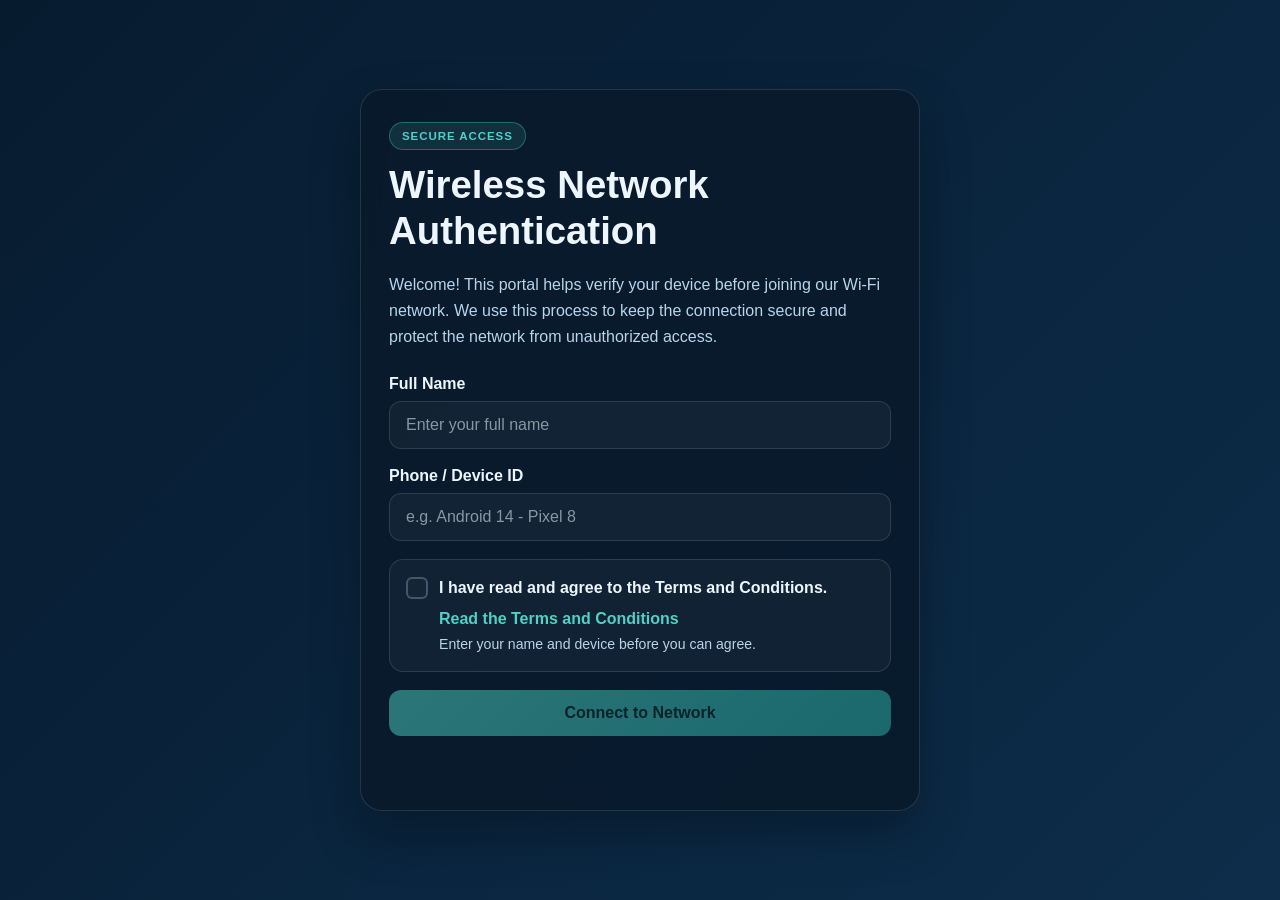
<file: index.html>
<!DOCTYPE html>
<html lang="en">
  <head>
    <meta charset="UTF-8" />
    <meta name="viewport" content="width=device-width, initial-scale=1.0" />
    <title>WiFi Authentication</title>
    <link rel="stylesheet" href="style.css" />
  </head>
  <body>
    <main class="auth-page">
      <section class="card">
        <div class="brand-block">
          <span class="badge">Secure Access</span>
          <h1>Wireless Network Authentication</h1>
        </div>

        <p class="intro">
          Welcome! This portal helps verify your device before joining our Wi-Fi network.
          We use this process to keep the connection secure and protect the network from unauthorized access.
        </p>

        <form id="wifi-form" action="connect.php" method="post" novalidate>
          <div class="field-group">
            <label for="name">Full Name</label>
            <input id="name" name="name" type="text" placeholder="Enter your full name" required />
          </div>

          <div class="field-group">
            <label for="device">Phone / Device ID</label>
            <input id="device" name="device" type="text" placeholder="e.g. Android 14 - Pixel 8" required />
          </div>

          <div class="terms-consent">
            <div class="terms-row">
              <input id="terms" name="terms" type="checkbox" required disabled />
              <label for="terms">I have read and agree to the Terms and Conditions.</label>
            </div>
            <a id="terms-link" class="terms-link" href="Terms and Conditions.html">Read the Terms and Conditions</a>
            <p id="terms-hint" class="terms-hint">Open the terms page before you can agree.</p>
          </div>

          <button id="connectBtn" class="btn" type="submit" disabled>Connect to Network</button>
          <div id="status" class="status" aria-live="polite"></div>
        </form>
      </section>
    </main>

    <script src="index.js"></script>
  </body>
</html>
</file>
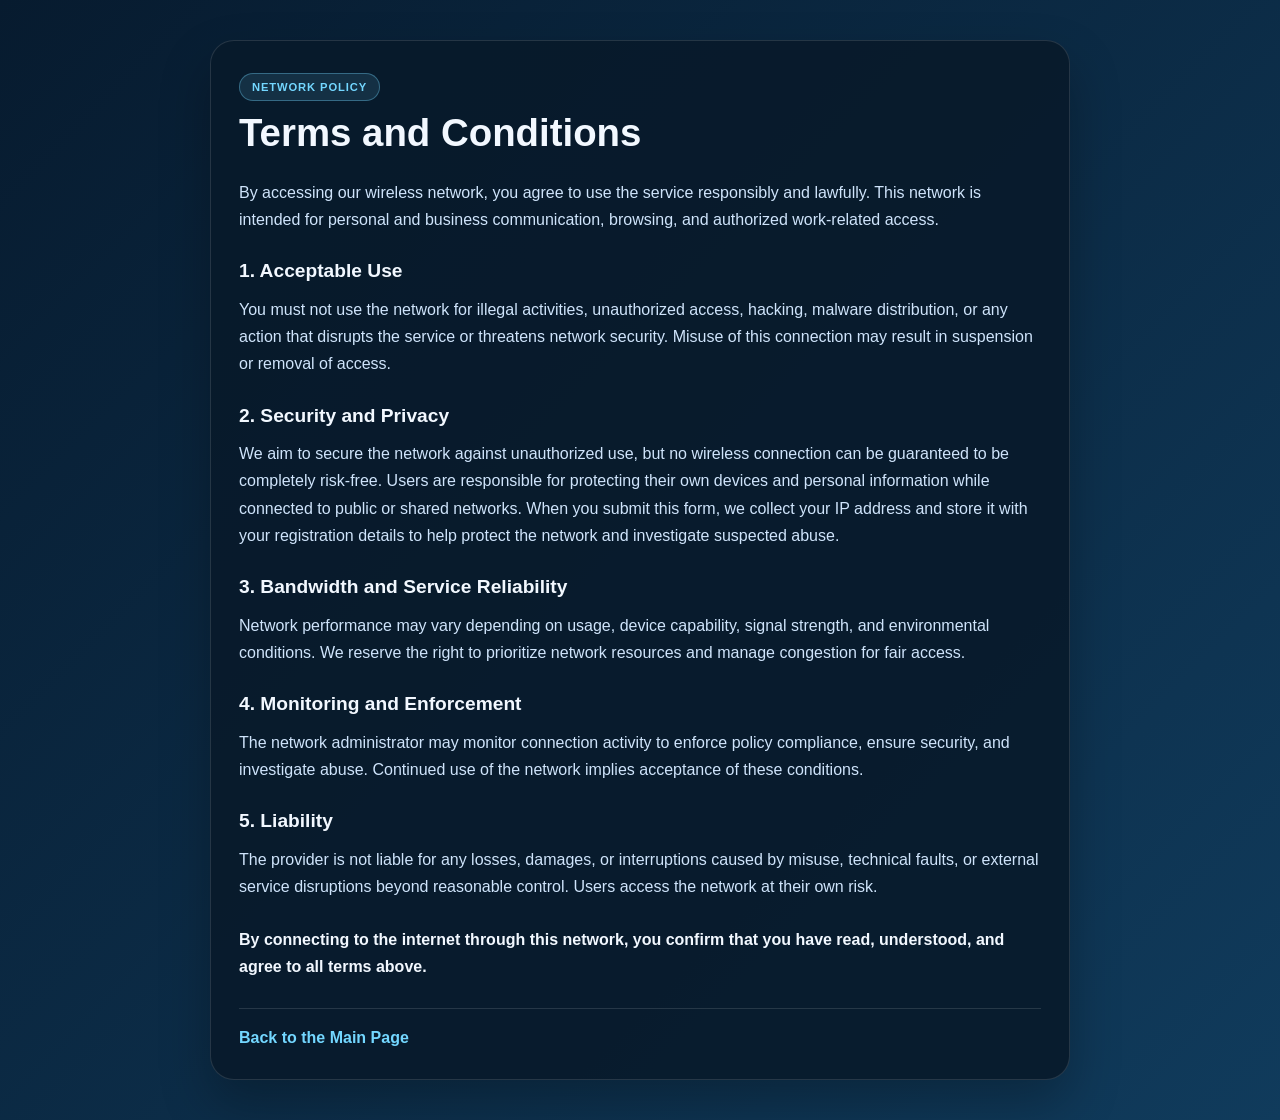
<file: Terms and Conditions.html>
<!DOCTYPE html>
<html lang="en">
  <head>
    <meta charset="UTF-8" />
    <meta name="viewport" content="width=device-width, initial-scale=1.0" />
    <title>Terms and Conditions</title>
    <link rel="stylesheet" href="style1.css" />
  </head>
  <body>
    <main class="terms-page">
      <section class="terms-card">
        <div class="terms-header">
          <span class="badge">Network Policy</span>
          <h1>Terms and Conditions</h1>
        </div>

        <div class="terms-content">
          <p>
            By accessing our wireless network, you agree to use the service responsibly and lawfully.
            This network is intended for personal and business communication, browsing, and authorized work-related access.
          </p>

          <h2>1. Acceptable Use</h2>
          <p>
            You must not use the network for illegal activities, unauthorized access, hacking, malware distribution,
            or any action that disrupts the service or threatens network security. Misuse of this connection may
            result in suspension or removal of access.
          </p>

          <h2>2. Security and Privacy</h2>
          <p>
            We aim to secure the network against unauthorized use, but no wireless connection can be guaranteed to be
            completely risk-free. Users are responsible for protecting their own devices and personal information while
            connected to public or shared networks. When you submit this form, we collect your IP address and store it
            with your registration details to help protect the network and investigate suspected abuse.
          </p>

          <h2>3. Bandwidth and Service Reliability</h2>
          <p>
            Network performance may vary depending on usage, device capability, signal strength, and environmental
            conditions. We reserve the right to prioritize network resources and manage congestion for fair access.
          </p>

          <h2>4. Monitoring and Enforcement</h2>
          <p>
            The network administrator may monitor connection activity to enforce policy compliance, ensure security,
            and investigate abuse. Continued use of the network implies acceptance of these conditions.
          </p>

          <h2>5. Liability</h2>
          <p>
            The provider is not liable for any losses, damages, or interruptions caused by misuse, technical faults,
            or external service disruptions beyond reasonable control. Users access the network at their own risk.
          </p>

          <p class="agreement-note">
            By connecting to the internet through this network, you confirm that you have read, understood, and agree to all terms above.
          </p>
        </div>

        <div class="footer-actions">
          <a href="index.html" class="back-link">Back to the Main Page</a>
        </div>
      </section>
    </main>
    <script>
      try {
        sessionStorage.setItem('wifi-terms-viewed', 'true');
      } catch (error) {
        // The authentication page will keep the agreement disabled if storage is unavailable.
      }
    </script>
  </body>
</html>
</file>
<file: style.css>
:root {
  --bg-dark: #071b2f;
  --bg-mid: #0d2d4a;
  --card-bg: rgba(8, 26, 43, 0.88);
  --primary: #4fd1c5;
  --primary-dark: #30b7ad;
  --text: #edf6ff;
  --muted: #b9d5eb;
  --border: rgba(255, 255, 255, 0.12);
  --danger: #ff7373;
  --success: #73d88c;
}

* {
  box-sizing: border-box;
}

body {
  margin: 0;
  min-height: 100vh;
  font-family: Arial, Helvetica, sans-serif;
  background: linear-gradient(135deg, var(--bg-dark), var(--bg-mid));
  color: var(--text);
}

.auth-page {
  min-height: 100vh;
  display: flex;
  align-items: center;
  justify-content: center;
  padding: 24px;
}

.card {
  width: min(100%, 560px);
  background: var(--card-bg);
  border: 1px solid var(--border);
  border-radius: 22px;
  box-shadow: 0 24px 50px rgba(0, 0, 0, 0.28);
  padding: 32px 28px;
  backdrop-filter: blur(10px);
}

.brand-block {
  margin-bottom: 18px;
}

.badge {
  display: inline-block;
  margin-bottom: 12px;
  padding: 7px 12px;
  border-radius: 999px;
  background: rgba(79, 209, 197, 0.12);
  border: 1px solid rgba(79, 209, 197, 0.35);
  color: var(--primary);
  font-size: 0.72rem;
  font-weight: 700;
  letter-spacing: 0.08em;
  text-transform: uppercase;
}

h1 {
  margin: 0;
  font-size: clamp(2rem, 3vw, 2.5rem);
  line-height: 1.2;
}

.intro {
  margin: 0 0 26px;
  color: var(--muted);
  line-height: 1.6;
}

form {
  display: flex;
  flex-direction: column;
  gap: 18px;
}

.field-group {
  display: flex;
  flex-direction: column;
  gap: 8px;
}

label {
  color: var(--text);
  font-weight: 600;
}

input[type="text"] {
  width: 100%;
  padding: 14px 16px;
  border-radius: 12px;
  border: 1px solid var(--border);
  background: rgba(255, 255, 255, 0.04);
  color: var(--text);
  font-size: 1rem;
}

input[type="text"]::placeholder {
  color: rgba(237, 246, 255, 0.55);
}

input[type="text"]:focus {
  outline: 2px solid rgba(79, 209, 197, 0.8);
  border-color: transparent;
}

.terms-consent {
  padding: 16px;
  border: 1px solid var(--border);
  border-radius: 14px;
  background: rgba(255, 255, 255, 0.035);
}

.terms-row {
  display: flex;
  align-items: center;
  gap: 11px;
  color: var(--muted);
  line-height: 1.5;
}

.terms-row label {
  cursor: pointer;
}

.terms-row input[type="checkbox"] {
  appearance: none;
  flex: 0 0 22px;
  width: 22px;
  height: 22px;
  margin: 0;
  border: 2px solid rgba(185, 213, 235, 0.65);
  border-radius: 6px;
  background: rgba(255, 255, 255, 0.04);
  cursor: pointer;
  transition: background 0.18s ease, border-color 0.18s ease, box-shadow 0.18s ease;
}

.terms-row input[type="checkbox"]:checked {
  border-color: var(--primary);
  background-color: var(--primary);
  background-image: url("data:image/svg+xml,%3Csvg xmlns='http://www.w3.org/2000/svg' viewBox='0 0 20 20'%3E%3Cpath fill='none' stroke='%23062a2d' stroke-linecap='round' stroke-linejoin='round' stroke-width='2.5' d='m4 10 4 4 8-8'/%3E%3C/svg%3E");
}

.terms-row input[type="checkbox"]:focus-visible {
  outline: 3px solid rgba(79, 209, 197, 0.45);
  outline-offset: 3px;
}

.terms-row input[type="checkbox"]:disabled {
  cursor: not-allowed;
  opacity: 0.45;
}

.terms-link {
  display: inline-block;
  margin: 10px 0 0 33px;
  color: var(--primary);
  text-decoration: none;
  font-weight: 700;
}

.terms-link:hover {
  text-decoration: underline;
}

.terms-hint {
  margin: 6px 0 0 33px;
  color: var(--muted);
  font-size: 0.88rem;
  line-height: 1.45;
}

.btn {
  border: none;
  border-radius: 12px;
  background: linear-gradient(135deg, var(--primary), var(--primary-dark));
  color: #062a2d;
  font-size: 1rem;
  font-weight: 700;
  padding: 14px 16px;
  cursor: pointer;
  transition: transform 0.2s ease, opacity 0.2s ease;
}

.btn:hover:not(:disabled) {
  transform: translateY(-1px);
}

.btn:disabled {
  cursor: not-allowed;
  opacity: 0.5;
}

.status {
  min-height: 24px;
  font-size: 0.96rem;
  color: var(--muted);
}

.status.success {
  color: var(--success);
}

.status.error {
  color: var(--danger);
}

@media (max-width: 480px) {
  .card {
    padding: 24px 18px;
  }

  .terms-consent {
    padding: 14px;
  }
}
</file>
<file: style1.css>
:root {
  --bg-dark: #071b2f;
  --bg-mid: #103b5c;
  --card-bg: rgba(8, 26, 43, 0.9);
  --primary: #73d7ff;
  --primary-dark: #45b4eb;
  --text: #f2f8ff;
  --muted: #cfe4fb;
  --border: rgba(255, 255, 255, 0.12);
  --shadow: rgba(0, 0, 0, 0.26);
}

* {
  box-sizing: border-box;
}

body {
  margin: 0;
  min-height: 100vh;
  font-family: Arial, Helvetica, sans-serif;
  background: linear-gradient(135deg, var(--bg-dark), var(--bg-mid));
  color: var(--text);
}

.terms-page {
  min-height: 100vh;
  display: flex;
  align-items: center;
  justify-content: center;
  padding: 40px 20px;
}

.terms-card {
  width: min(100%, 860px);
  background: var(--card-bg);
  border: 1px solid var(--border);
  border-radius: 24px;
  box-shadow: 0 24px 50px var(--shadow);
  padding: 32px 28px;
}

.terms-header {
  margin-bottom: 24px;
}

.badge {
  display: inline-block;
  margin-bottom: 10px;
  padding: 7px 12px;
  border-radius: 999px;
  background: rgba(115, 215, 255, 0.12);
  border: 1px solid rgba(115, 215, 255, 0.35);
  color: var(--primary);
  font-size: 0.7rem;
  font-weight: 700;
  letter-spacing: 0.08em;
  text-transform: uppercase;
}

h1 {
  margin: 0;
  font-size: clamp(2rem, 3vw, 2.5rem);
}

.terms-content {
  color: var(--muted);
  line-height: 1.7;
}

.terms-content h2 {
  margin-top: 22px;
  margin-bottom: 8px;
  font-size: 1.2rem;
  color: var(--text);
}

.terms-content p {
  margin: 0;
}

.agreement-note {
  margin-top: 26px !important;
  font-weight: 700;
  color: var(--text);
}

.footer-actions {
  margin-top: 28px;
  padding-top: 20px;
  border-top: 1px solid var(--border);
}

.back-link {
  color: var(--primary);
  text-decoration: none;
  font-weight: 700;
}

.back-link:hover {
  text-decoration: underline;
}

@media (max-width: 600px) {
  .terms-card {
    padding: 24px 18px;
  }
}
</file>
